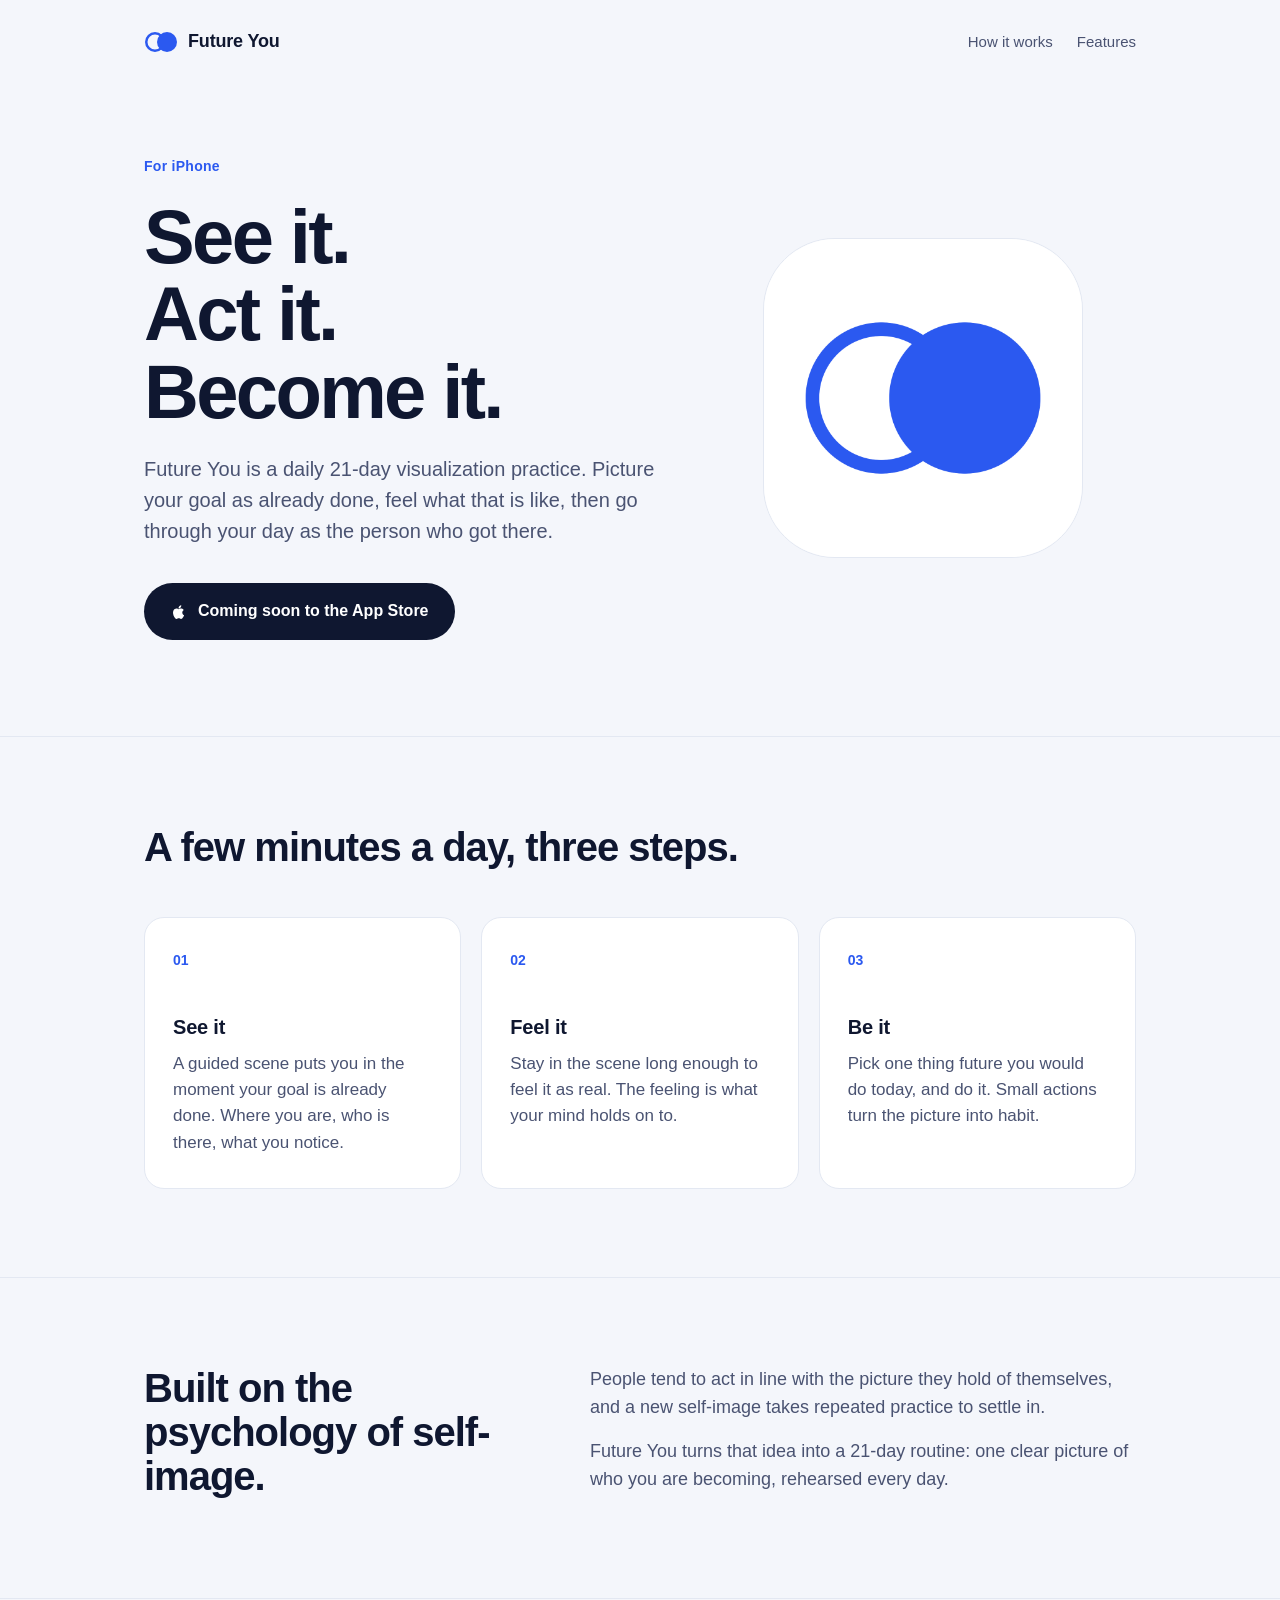
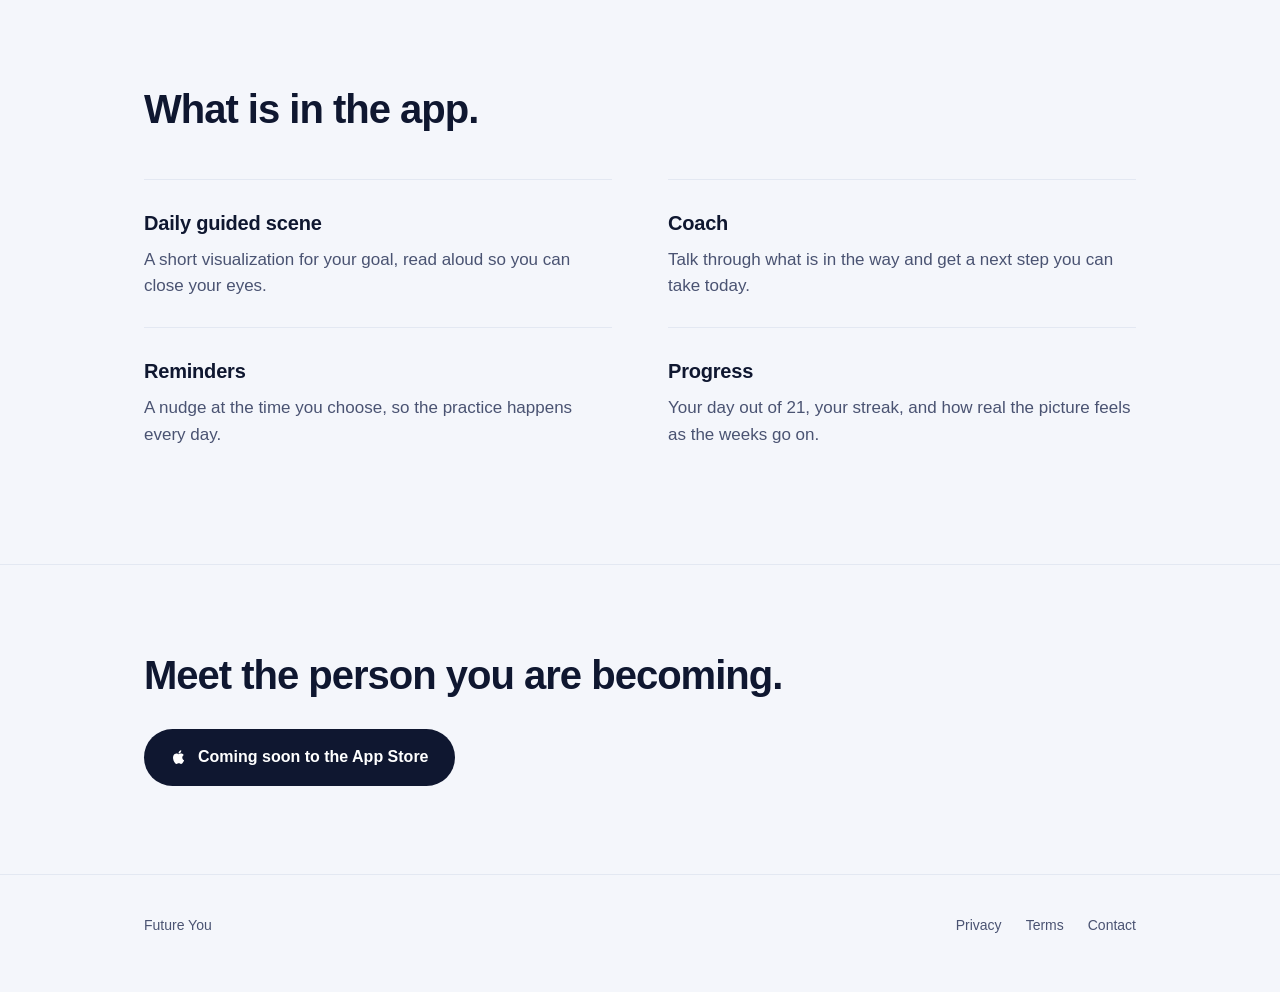
<file: index.html>
<!doctype html>
<html lang="en">
<head>
  <meta charset="utf-8">
  <meta name="viewport" content="width=device-width, initial-scale=1">
  <title>Future You: See it. Act it. Become it.</title>
  <meta name="description" content="A daily 21-day manifestation practice for iPhone, built on the psychology of self-image. See your goal as already done, feel it, then act like future you.">
  <meta name="theme-color" content="#F4F6FB">
  <meta property="og:title" content="Future You">
  <meta property="og:description" content="See it. Act it. Become it. A daily 21-day visualization practice for iPhone.">
  <meta property="og:image" content="/assets/app-icon.png">
  <link rel="icon" type="image/png" href="/assets/favicon.png">
  <link rel="apple-touch-icon" href="/assets/apple-touch-icon.png">
  <link rel="stylesheet" href="/assets/style.css">
</head>
<body>
  <header class="site-header">
    <div class="wrap">
      <a class="brand" href="/" aria-label="Future You home">
        <svg width="34" height="22" viewBox="0 0 34 22" aria-hidden="true"><circle cx="11" cy="11" r="8.75" fill="none" stroke="#2B59F0" stroke-width="2.5"/><circle cx="23" cy="11" r="10" fill="#2B59F0"/></svg>
        Future You
      </a>
      <nav class="nav">
        <a href="#how">How it works</a>
        <a href="#features">Features</a>
      </nav>
    </div>
  </header>

  <main>
    <div class="hero">
      <div class="wrap hero-grid">
        <div>
          <p class="eyebrow">For iPhone</p>
          <h1>See it.<br>Act it.<br>Become it.</h1>
          <p class="lede">Future You is a daily 21-day visualization practice. Picture your goal as already done, feel what that is like, then go through your day as the person who got there.</p>
          <a class="btn" aria-disabled="true" role="link">
            <svg width="18" height="18" viewBox="0 0 24 24" aria-hidden="true"><path fill="currentColor" d="M16.37 12.7c-.02-2.3 1.88-3.4 1.96-3.46-1.07-1.56-2.73-1.77-3.32-1.8-1.41-.14-2.76.83-3.48.83-.72 0-1.82-.81-3-.79-1.54.02-2.96.9-3.76 2.28-1.6 2.78-.41 6.9 1.15 9.16.76 1.1 1.67 2.34 2.86 2.3 1.15-.05 1.58-.74 2.97-.74 1.38 0 1.77.74 2.98.72 1.23-.02 2.01-1.12 2.76-2.23.87-1.28 1.23-2.52 1.25-2.58-.03-.01-2.4-.92-2.42-3.67zM14.1 5.94c.63-.77 1.06-1.83.94-2.89-.91.04-2.01.61-2.66 1.37-.58.67-1.1 1.76-.96 2.8 1.01.08 2.05-.52 2.68-1.28z"/></svg>
            Coming soon to the App Store
          </a>
        </div>
        <div class="hero-mark">
          <img class="icon" src="/assets/app-icon.png" alt="Future You app icon" width="320" height="320">
        </div>
      </div>
    </div>

    <section id="how">
      <div class="wrap">
        <h2>A few minutes a day, three steps.</h2>
        <ol class="steps">
          <li class="step">
            <div class="step-num">01</div>
            <h3>See it</h3>
            <p>A guided scene puts you in the moment your goal is already done. Where you are, who is there, what you notice.</p>
          </li>
          <li class="step">
            <div class="step-num">02</div>
            <h3>Feel it</h3>
            <p>Stay in the scene long enough to feel it as real. The feeling is what your mind holds on to.</p>
          </li>
          <li class="step">
            <div class="step-num">03</div>
            <h3>Be it</h3>
            <p>Pick one thing future you would do today, and do it. Small actions turn the picture into habit.</p>
          </li>
        </ol>
      </div>
    </section>

    <section>
      <div class="wrap origin">
        <h2>Built on the psychology of self-image.</h2>
        <div>
          <p>People tend to act in line with the picture they hold of themselves, and a new self-image takes repeated practice to settle in.</p>
          <p>Future You turns that idea into a 21-day routine: one clear picture of who you are becoming, rehearsed every day.</p>
        </div>
      </div>
    </section>

    <section id="features">
      <div class="wrap">
        <h2>What is in the app.</h2>
        <ul class="features">
          <li>
            <h3>Daily guided scene</h3>
            <p>A short visualization for your goal, read aloud so you can close your eyes.</p>
          </li>
          <li>
            <h3>Coach</h3>
            <p>Talk through what is in the way and get a next step you can take today.</p>
          </li>
          <li>
            <h3>Reminders</h3>
            <p>A nudge at the time you choose, so the practice happens every day.</p>
          </li>
          <li>
            <h3>Progress</h3>
            <p>Your day out of 21, your streak, and how real the picture feels as the weeks go on.</p>
          </li>
        </ul>
      </div>
    </section>

    <section class="cta">
      <div class="wrap">
        <h2>Meet the person you are becoming.</h2>
        <a class="btn" aria-disabled="true" role="link">
          <svg width="18" height="18" viewBox="0 0 24 24" aria-hidden="true"><path fill="currentColor" d="M16.37 12.7c-.02-2.3 1.88-3.4 1.96-3.46-1.07-1.56-2.73-1.77-3.32-1.8-1.41-.14-2.76.83-3.48.83-.72 0-1.82-.81-3-.79-1.54.02-2.96.9-3.76 2.28-1.6 2.78-.41 6.9 1.15 9.16.76 1.1 1.67 2.34 2.86 2.3 1.15-.05 1.58-.74 2.97-.74 1.38 0 1.77.74 2.98.72 1.23-.02 2.01-1.12 2.76-2.23.87-1.28 1.23-2.52 1.25-2.58-.03-.01-2.4-.92-2.42-3.67zM14.1 5.94c.63-.77 1.06-1.83.94-2.89-.91.04-2.01.61-2.66 1.37-.58.67-1.1 1.76-.96 2.8 1.01.08 2.05-.52 2.68-1.28z"/></svg>
          Coming soon to the App Store
        </a>
      </div>
    </section>
  </main>

  <footer class="site-footer">
    <div class="wrap">
      <span>Future You</span>
      <nav>
        <a href="/privacy">Privacy</a>
        <a href="/terms">Terms</a>
        <a href="mailto:nathanielfiska@gmail.com">Contact</a>
      </nav>
    </div>
  </footer>
</body>
</html>
</file>
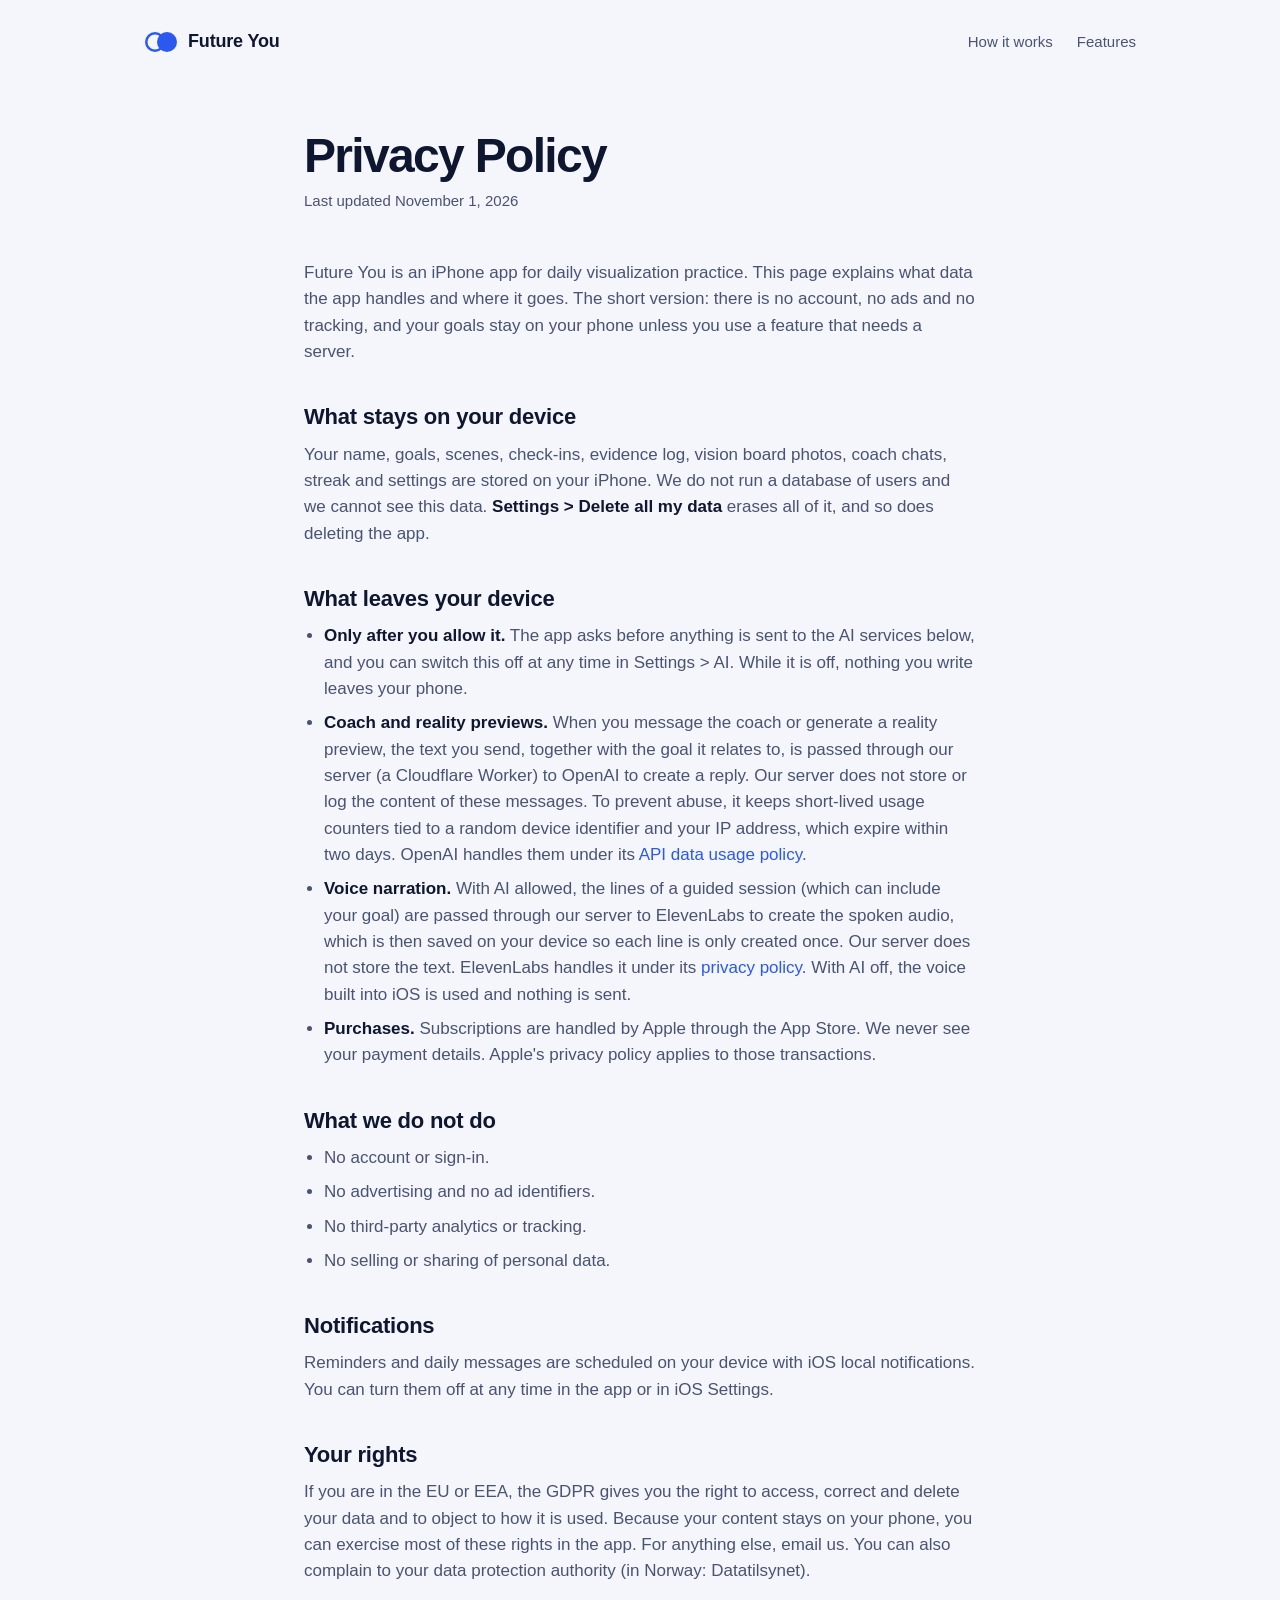
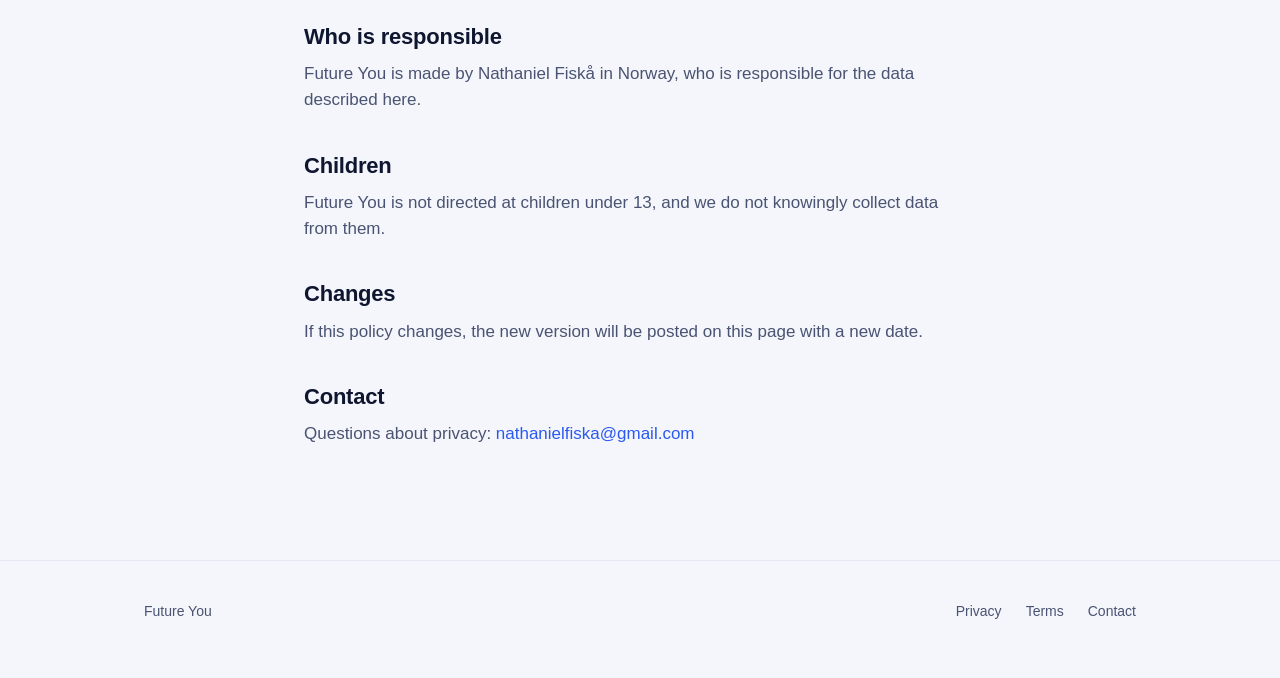
<file: privacy/index.html>
<!doctype html>
<html lang="en">
<head>
  <meta charset="utf-8">
  <meta name="viewport" content="width=device-width, initial-scale=1">
  <title>Privacy Policy | Future You</title>
  <meta name="description" content="How Future You handles your data.">
  <meta name="theme-color" content="#F4F6FB">
  <link rel="icon" type="image/png" href="/assets/favicon.png">
  <link rel="apple-touch-icon" href="/assets/apple-touch-icon.png">
  <link rel="stylesheet" href="/assets/style.css">
</head>
<body>
  <header class="site-header">
    <div class="wrap">
      <a class="brand" href="/" aria-label="Future You home">
        <svg width="34" height="22" viewBox="0 0 34 22" aria-hidden="true"><circle cx="11" cy="11" r="8.75" fill="none" stroke="#2B59F0" stroke-width="2.5"/><circle cx="23" cy="11" r="10" fill="#2B59F0"/></svg>
        Future You
      </a>
      <nav class="nav">
        <a href="/#how">How it works</a>
        <a href="/#features">Features</a>
      </nav>
    </div>
  </header>

  <main class="legal">
    <div class="wrap">
      <h1>Privacy Policy</h1>
      <p class="updated">Last updated November 1, 2026</p>

      <p>Future You is an iPhone app for daily visualization practice. This page explains what data the app handles and where it goes. The short version: there is no account, no ads and no tracking, and your goals stay on your phone unless you use a feature that needs a server.</p>

      <h2>What stays on your device</h2>
      <p>Your name, goals, scenes, check-ins, evidence log, vision board photos, coach chats, streak and settings are stored on your iPhone. We do not run a database of users and we cannot see this data. <strong>Settings &gt; Delete all my data</strong> erases all of it, and so does deleting the app.</p>

      <h2>What leaves your device</h2>
      <ul>
        <li><strong>Only after you allow it.</strong> The app asks before anything is sent to the AI services below, and you can switch this off at any time in Settings &gt; AI. While it is off, nothing you write leaves your phone.</li>
        <li><strong>Coach and reality previews.</strong> When you message the coach or generate a reality preview, the text you send, together with the goal it relates to, is passed through our server (a Cloudflare Worker) to OpenAI to create a reply. Our server does not store or log the content of these messages. To prevent abuse, it keeps short-lived usage counters tied to a random device identifier and your IP address, which expire within two days. OpenAI handles them under its <a href="https://openai.com/policies/api-data-usage-policies" rel="noopener">API data usage policy</a>.</li>
        <li><strong>Voice narration.</strong> With AI allowed, the lines of a guided session (which can include your goal) are passed through our server to ElevenLabs to create the spoken audio, which is then saved on your device so each line is only created once. Our server does not store the text. ElevenLabs handles it under its <a href="https://elevenlabs.io/privacy-policy" rel="noopener">privacy policy</a>. With AI off, the voice built into iOS is used and nothing is sent.</li>
        <li><strong>Purchases.</strong> Subscriptions are handled by Apple through the App Store. We never see your payment details. Apple's privacy policy applies to those transactions.</li>
      </ul>

      <h2>What we do not do</h2>
      <ul>
        <li>No account or sign-in.</li>
        <li>No advertising and no ad identifiers.</li>
        <li>No third-party analytics or tracking.</li>
        <li>No selling or sharing of personal data.</li>
      </ul>

      <h2>Notifications</h2>
      <p>Reminders and daily messages are scheduled on your device with iOS local notifications. You can turn them off at any time in the app or in iOS Settings.</p>

      <h2>Your rights</h2>
      <p>If you are in the EU or EEA, the GDPR gives you the right to access, correct and delete your data and to object to how it is used. Because your content stays on your phone, you can exercise most of these rights in the app. For anything else, email us. You can also complain to your data protection authority (in Norway: Datatilsynet).</p>

      <h2>Who is responsible</h2>
      <p>Future You is made by Nathaniel Fiskå in Norway, who is responsible for the data described here.</p>

      <h2>Children</h2>
      <p>Future You is not directed at children under 13, and we do not knowingly collect data from them.</p>

      <h2>Changes</h2>
      <p>If this policy changes, the new version will be posted on this page with a new date.</p>

      <h2>Contact</h2>
      <p>Questions about privacy: <a href="mailto:nathanielfiska@gmail.com">nathanielfiska@gmail.com</a></p>
    </div>
  </main>

  <footer class="site-footer">
    <div class="wrap">
      <span>Future You</span>
      <nav>
        <a href="/privacy">Privacy</a>
        <a href="/terms">Terms</a>
        <a href="mailto:nathanielfiska@gmail.com">Contact</a>
      </nav>
    </div>
  </footer>
</body>
</html>
</file>
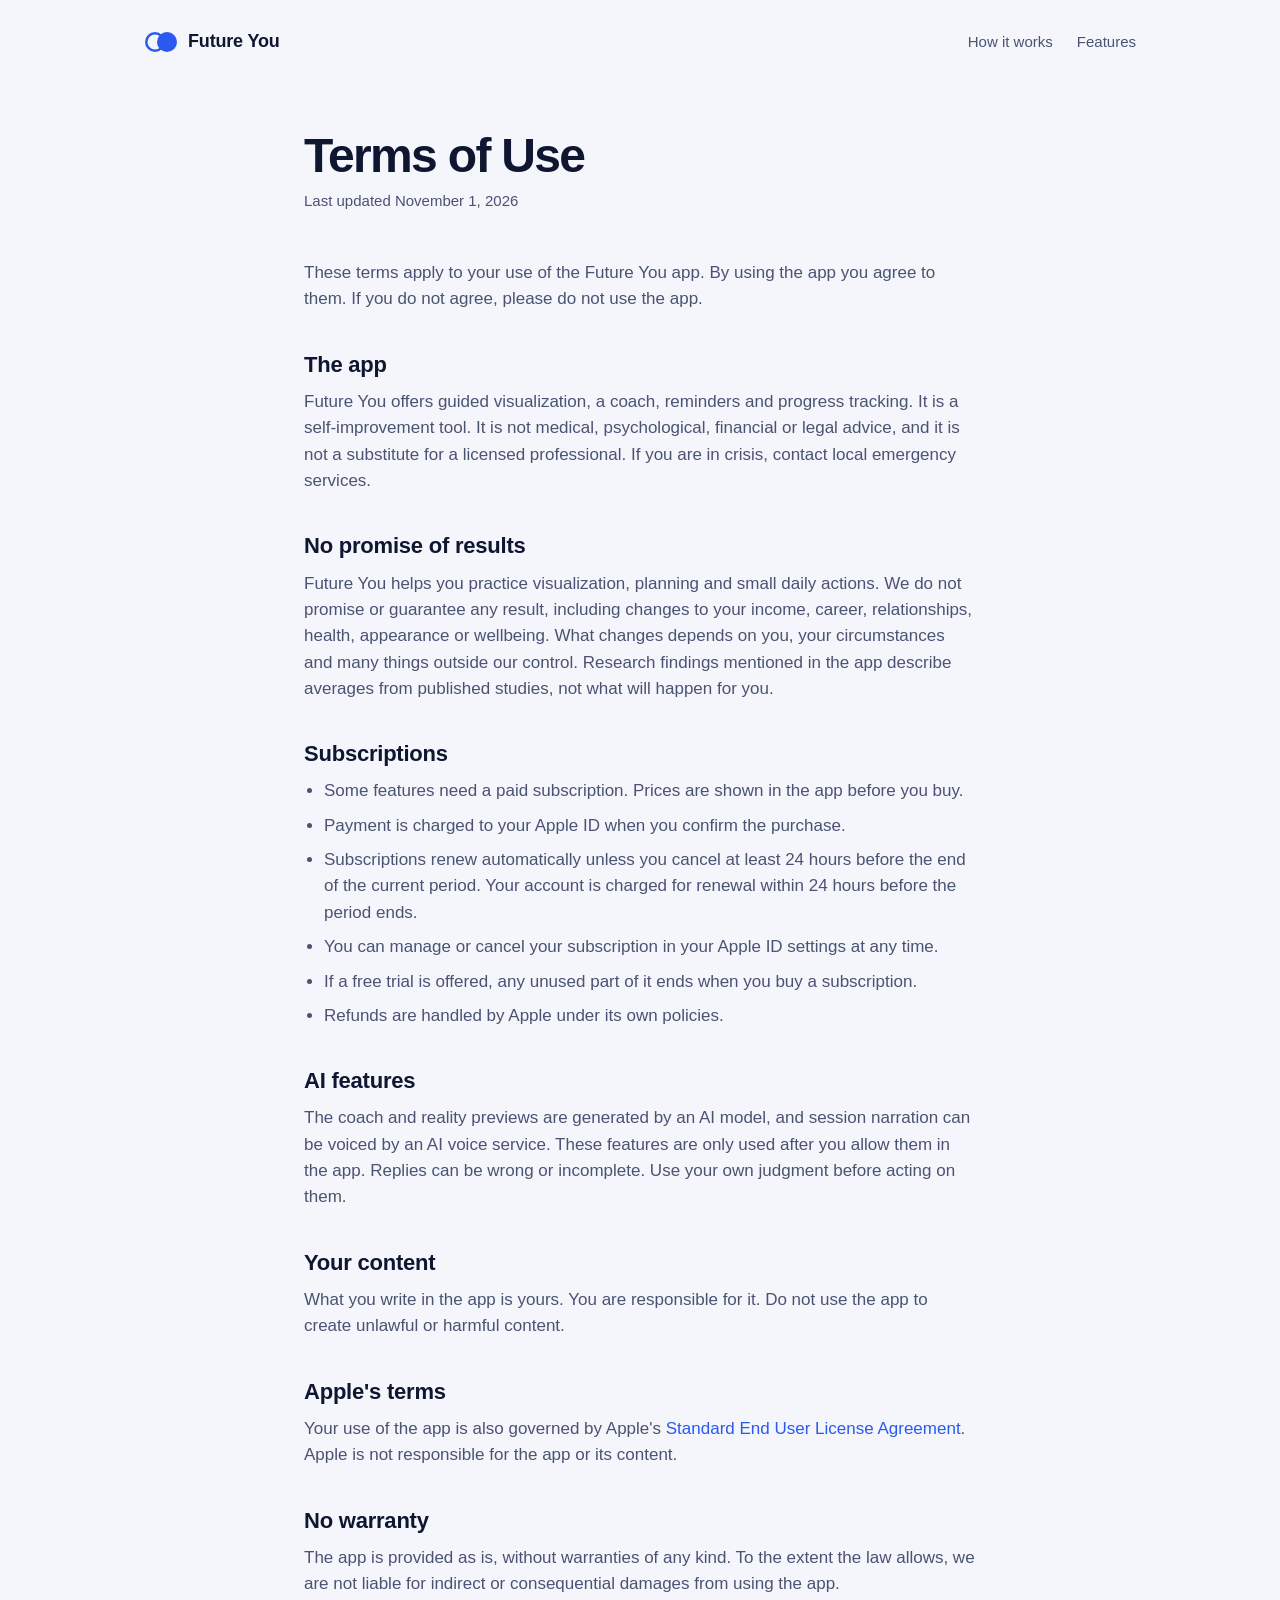
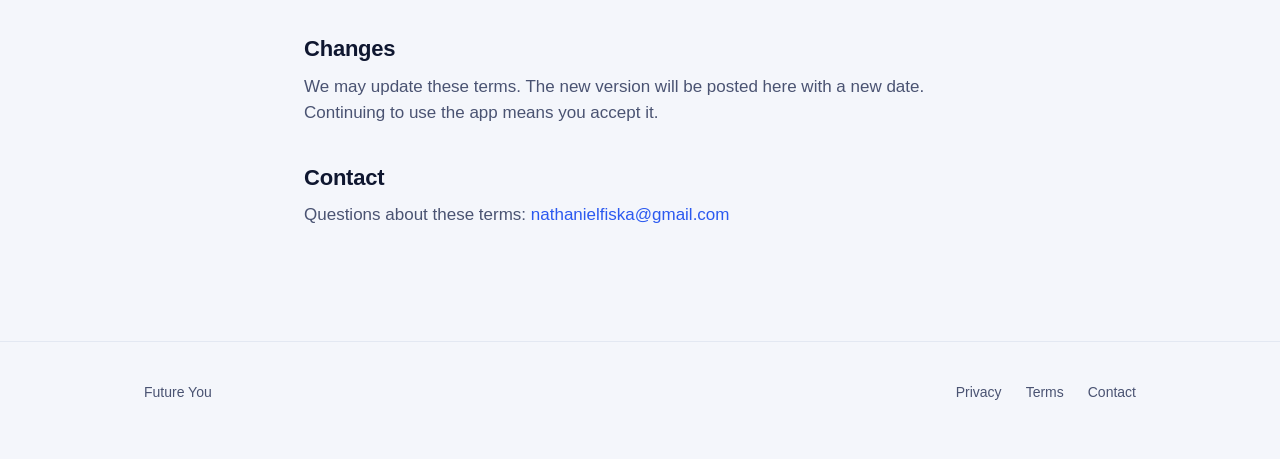
<file: terms/index.html>
<!doctype html>
<html lang="en">
<head>
  <meta charset="utf-8">
  <meta name="viewport" content="width=device-width, initial-scale=1">
  <title>Terms of Use | Future You</title>
  <meta name="description" content="Terms of use for the Future You app.">
  <meta name="theme-color" content="#F4F6FB">
  <link rel="icon" type="image/png" href="/assets/favicon.png">
  <link rel="apple-touch-icon" href="/assets/apple-touch-icon.png">
  <link rel="stylesheet" href="/assets/style.css">
</head>
<body>
  <header class="site-header">
    <div class="wrap">
      <a class="brand" href="/" aria-label="Future You home">
        <svg width="34" height="22" viewBox="0 0 34 22" aria-hidden="true"><circle cx="11" cy="11" r="8.75" fill="none" stroke="#2B59F0" stroke-width="2.5"/><circle cx="23" cy="11" r="10" fill="#2B59F0"/></svg>
        Future You
      </a>
      <nav class="nav">
        <a href="/#how">How it works</a>
        <a href="/#features">Features</a>
      </nav>
    </div>
  </header>

  <main class="legal">
    <div class="wrap">
      <h1>Terms of Use</h1>
      <p class="updated">Last updated November 1, 2026</p>

      <p>These terms apply to your use of the Future You app. By using the app you agree to them. If you do not agree, please do not use the app.</p>

      <h2>The app</h2>
      <p>Future You offers guided visualization, a coach, reminders and progress tracking. It is a self-improvement tool. It is not medical, psychological, financial or legal advice, and it is not a substitute for a licensed professional. If you are in crisis, contact local emergency services.</p>

      <h2>No promise of results</h2>
      <p>Future You helps you practice visualization, planning and small daily actions. We do not promise or guarantee any result, including changes to your income, career, relationships, health, appearance or wellbeing. What changes depends on you, your circumstances and many things outside our control. Research findings mentioned in the app describe averages from published studies, not what will happen for you.</p>

      <h2>Subscriptions</h2>
      <ul>
        <li>Some features need a paid subscription. Prices are shown in the app before you buy.</li>
        <li>Payment is charged to your Apple ID when you confirm the purchase.</li>
        <li>Subscriptions renew automatically unless you cancel at least 24 hours before the end of the current period. Your account is charged for renewal within 24 hours before the period ends.</li>
        <li>You can manage or cancel your subscription in your Apple ID settings at any time.</li>
        <li>If a free trial is offered, any unused part of it ends when you buy a subscription.</li>
        <li>Refunds are handled by Apple under its own policies.</li>
      </ul>

      <h2>AI features</h2>
      <p>The coach and reality previews are generated by an AI model, and session narration can be voiced by an AI voice service. These features are only used after you allow them in the app. Replies can be wrong or incomplete. Use your own judgment before acting on them.</p>

      <h2>Your content</h2>
      <p>What you write in the app is yours. You are responsible for it. Do not use the app to create unlawful or harmful content.</p>

      <h2>Apple's terms</h2>
      <p>Your use of the app is also governed by Apple's <a href="https://www.apple.com/legal/internet-services/itunes/dev/stdeula/" rel="noopener">Standard End User License Agreement</a>. Apple is not responsible for the app or its content.</p>

      <h2>No warranty</h2>
      <p>The app is provided as is, without warranties of any kind. To the extent the law allows, we are not liable for indirect or consequential damages from using the app.</p>

      <h2>Changes</h2>
      <p>We may update these terms. The new version will be posted here with a new date. Continuing to use the app means you accept it.</p>

      <h2>Contact</h2>
      <p>Questions about these terms: <a href="mailto:nathanielfiska@gmail.com">nathanielfiska@gmail.com</a></p>
    </div>
  </main>

  <footer class="site-footer">
    <div class="wrap">
      <span>Future You</span>
      <nav>
        <a href="/privacy">Privacy</a>
        <a href="/terms">Terms</a>
        <a href="mailto:nathanielfiska@gmail.com">Contact</a>
      </nav>
    </div>
  </footer>
</body>
</html>
</file>
<file: assets/style.css>
:root {
  --blue: #2B59F0;
  --blue-deep: #1F45D6;
  --ink: #0F1730;
  --ink-soft: #4A5372;
  --bg: #F4F6FB;
  --card: #FFFFFF;
  --line: #E3E8F2;
  --radius: 20px;
  --max: 1040px;
  color-scheme: light;
}

* { box-sizing: border-box; }

html { -webkit-text-size-adjust: 100%; }

body {
  margin: 0;
  background: var(--bg);
  color: var(--ink);
  font-family: -apple-system, BlinkMacSystemFont, "SF Pro Text", "Inter", "Helvetica Neue", Arial, sans-serif;
  font-size: 17px;
  line-height: 1.55;
  -webkit-font-smoothing: antialiased;
}

a { color: var(--blue); text-decoration: none; }
a:hover { color: var(--blue-deep); }

.wrap { max-width: var(--max); margin: 0 auto; padding: 0 24px; }

/* Header */
.site-header { padding: 28px 0; }
.site-header .wrap { display: flex; align-items: center; justify-content: space-between; }
.brand { display: inline-flex; align-items: center; gap: 10px; color: var(--ink); font-weight: 650; font-size: 18px; letter-spacing: -0.01em; }
.brand:hover { color: var(--ink); }
.brand svg { display: block; }
.nav { display: flex; gap: 24px; font-size: 15px; }
.nav a { color: var(--ink-soft); }
.nav a:hover { color: var(--ink); }

/* Hero */
.hero { padding: 72px 0 96px; }
.hero-grid { display: grid; grid-template-columns: 1.2fr 1fr; gap: 56px; align-items: center; }
.eyebrow { font-size: 14px; font-weight: 600; color: var(--blue); letter-spacing: 0.02em; margin: 0 0 20px; }
h1 {
  font-family: -apple-system, BlinkMacSystemFont, "SF Pro Display", "Inter", "Helvetica Neue", Arial, sans-serif;
  font-size: clamp(44px, 7vw, 76px);
  line-height: 1.02;
  letter-spacing: -0.035em;
  font-weight: 700;
  margin: 0 0 24px;
}
.lede { font-size: 20px; color: var(--ink-soft); max-width: 30em; margin: 0 0 36px; }
.hero-mark { display: flex; justify-content: center; }
.hero-mark .icon {
  width: min(320px, 70vw);
  aspect-ratio: 1;
  border-radius: 22.5%;
  border: 1px solid var(--line);
  background: var(--card);
}

/* Buttons */
.btn {
  display: inline-flex; align-items: center; gap: 10px;
  padding: 16px 26px;
  border-radius: 999px;
  font-size: 16px; font-weight: 600;
  background: var(--ink); color: #fff;
}
.btn[aria-disabled="true"] { cursor: default; }
.btn svg { flex: none; }
.btn-note { display: block; margin-top: 14px; font-size: 14px; color: var(--ink-soft); }

/* Sections */
section { padding: 88px 0; border-top: 1px solid var(--line); }
h2 {
  font-size: clamp(30px, 4vw, 40px);
  letter-spacing: -0.025em;
  line-height: 1.1;
  font-weight: 700;
  margin: 0 0 48px;
  max-width: 18em;
}
h3 { font-size: 20px; letter-spacing: -0.01em; margin: 0 0 8px; font-weight: 650; }
p { margin: 0 0 16px; }

.steps { display: grid; grid-template-columns: repeat(3, 1fr); gap: 20px; list-style: none; padding: 0; margin: 0; }
.step { background: var(--card); border: 1px solid var(--line); border-radius: var(--radius); padding: 32px 28px; }
.step-num { font-size: 14px; font-weight: 600; color: var(--blue); margin-bottom: 40px; }
.step p { color: var(--ink-soft); margin: 0; }

.features { display: grid; grid-template-columns: repeat(2, 1fr); gap: 0 56px; list-style: none; padding: 0; margin: 0; }
.features li { padding: 28px 0; border-top: 1px solid var(--line); }
.features p { color: var(--ink-soft); margin: 0; }

.origin { display: grid; grid-template-columns: 1fr 1.4fr; gap: 56px; }
.origin h2 { margin-bottom: 0; }
.origin p { color: var(--ink-soft); font-size: 18px; }

.cta { text-align: left; }
.cta h2 { margin-bottom: 32px; }

/* Footer */
.site-footer { border-top: 1px solid var(--line); padding: 40px 0 56px; font-size: 14px; color: var(--ink-soft); }
.site-footer .wrap { display: flex; justify-content: space-between; gap: 24px; flex-wrap: wrap; }
.site-footer nav { display: flex; gap: 24px; }
.site-footer a { color: var(--ink-soft); }
.site-footer a:hover { color: var(--ink); }

/* Legal pages */
.legal { padding: 48px 0 96px; border-top: 0; }
.legal .wrap { max-width: 720px; }
.legal h1 { font-size: clamp(36px, 5vw, 48px); margin-bottom: 8px; }
.legal .updated { color: var(--ink-soft); font-size: 15px; margin-bottom: 48px; }
.legal h2 { font-size: 22px; margin: 40px 0 12px; letter-spacing: -0.01em; }
.legal p, .legal li { color: var(--ink-soft); }
.legal ul { padding-left: 20px; margin: 0 0 16px; }
.legal li { margin-bottom: 8px; }
.legal strong { color: var(--ink); font-weight: 600; }

@media (max-width: 820px) {
  .hero { padding: 40px 0 72px; }
  .hero-grid { grid-template-columns: 1fr; gap: 48px; }
  .hero-mark { justify-content: flex-start; }
  .hero-mark .icon { width: 160px; }
  .hero-mark { order: -1; }
  .steps { grid-template-columns: 1fr; }
  .features { grid-template-columns: 1fr; }
  .origin { grid-template-columns: 1fr; gap: 24px; }
  section { padding: 64px 0; }
  .nav { gap: 16px; }
}
</file>
